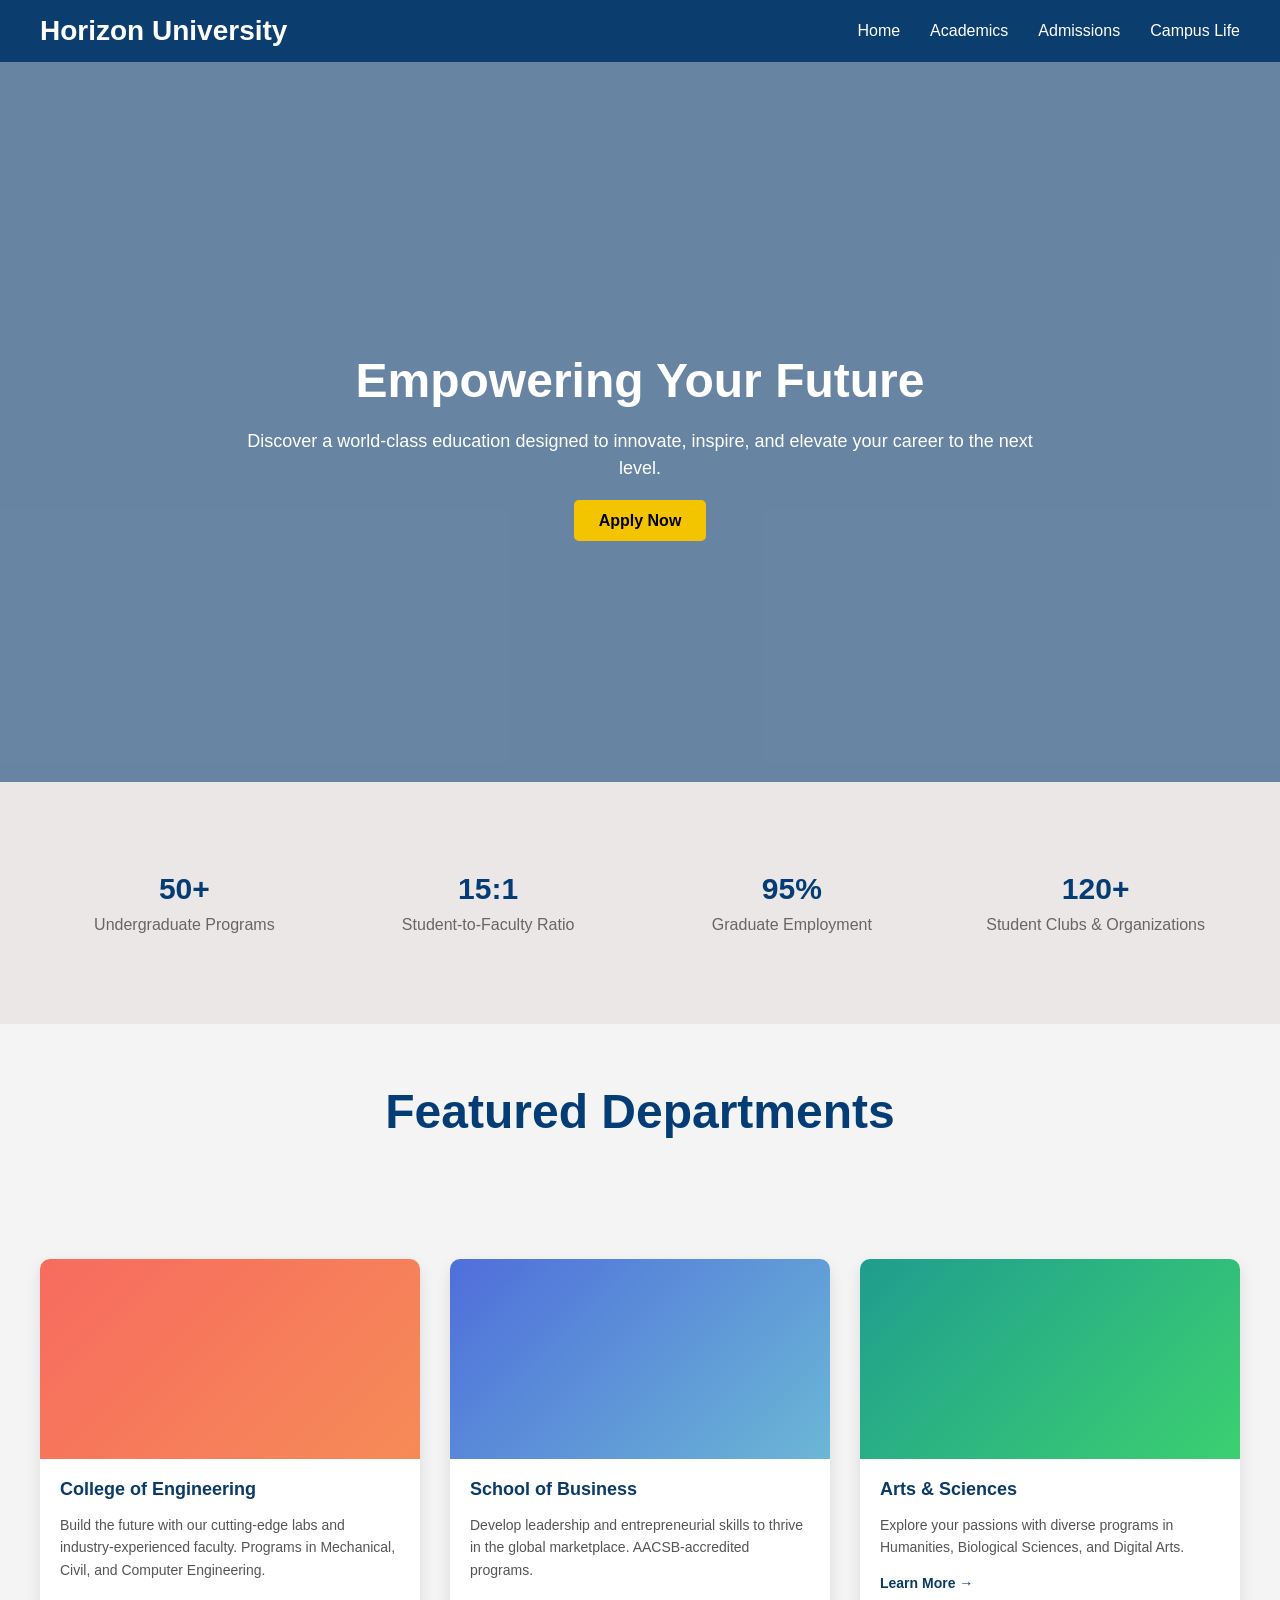
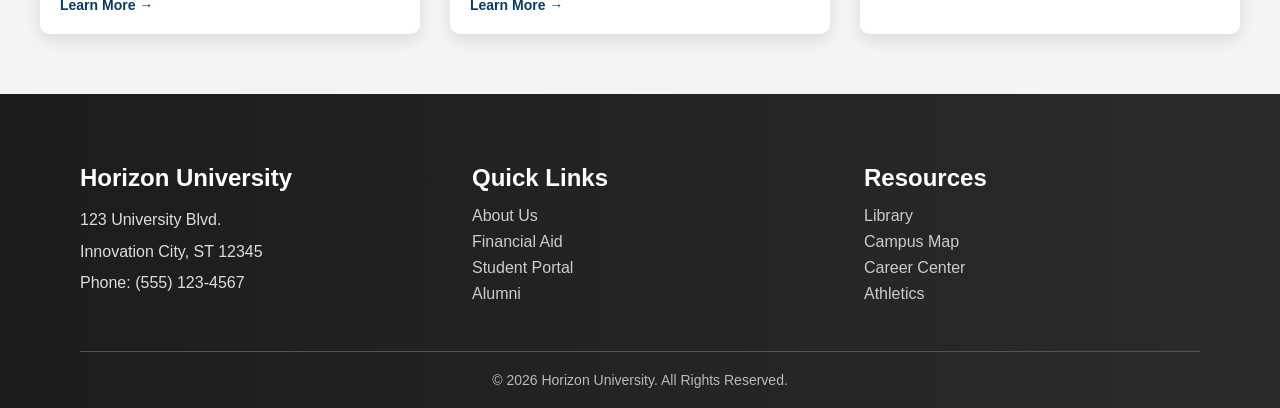
<file: Trainning/Day7Task.html>
<!DOCTYPE html>
<html lang="en">

<head>
  <meta charset="UTF-8">
  <meta name="viewport" content="width=device-width, initial-scale=1.0">
  <title>Horizon University</title>
  <style>
    body {
      margin: 0;
      font-family: Arial, sans-serif;
    }

    header {
      background-color: #0b3d6e;
      color: white;
      position: sticky;
      top: 0;
      z-index: 1000;
      ;

    }

    .container {
      display: flex;
      justify-content: space-between;
      align-items: center;
      padding: 15px 40px;

    }

    h1 {
      margin: 0;
      font-size: 28px;
    }

    nav ul {
      list-style: none;
      display: flex;
      gap: 30px;
      margin: 0;
      padding: 0;
    }

    nav a {
      color: white;
      text-decoration: none;
      font-size: 16px;
    }

    nav a:hover {
      text-decoration: underline;
    }

    .hero {
      position: relative;
      height: 80vh;
      background-image: url('https://images.unsplash.com/photo-1541339907198-e08756dedf3f?ixlib=rb-4.0.3&auto=format&fit=crop&w=1920&q=80');
      background-size: cover;
      background-position: center;
      display: flex;
      justify-content: center;
      align-items: center;
      text-align: center;
      color: white;
    }

    .hero::before {
      content: "";
      position: absolute;
      inset: 0;
      background-color: rgba(11, 61, 110, 0.6);
    }

    .hero-content {
      position: relative;
      max-width: 800px;
      padding: 20px;
    }

    .hero-content h2 {
      font-size: 48px;
      margin-bottom: 20px;
    }

    .hero-content p {
      font-size: 18px;
      margin-bottom: 30px;
      line-height: 1.5;
    }

    .btn {
      background-color: #f4c400;
      color: #000;
      padding: 12px 25px;
      font-size: 16px;
      text-decoration: none;
      border-radius: 5px;
      font-weight: bold;
    }

    .btn:hover {
      background-color: #e0b000;
    }

    .stats {
      display: flex;
      justify-content: space-around;
      align-items: center;
      padding: 60px 40px;
      background-color: rgb(235, 231, 231);

      gap: 15px;
      flex-wrap: wrap;
    }

    .stat-card {
      text-align: center;
      padding: 30px;
      flex: 1;
      min-width: 200px;
      transition: all 0.3s ease;
    }

    .stat-card h2 {
      font-size: 30px;
      margin: 0;
      color: #043d75;
      font-weight: bold;
    }

    .stat-card p {
      margin: 10px 0 0;
      font-size: 16px;
      color: #666;
      font-weight: 500;
    }

    @keyframes countUp {
      from {
        opacity: 0;
        transform: translateY(20px);
      }

      to {
        opacity: 1;
        transform: translateY(0);
      }
    }

    .dep {
      padding: 60px 40px;
      text-align: center;
      font-weight: bold;
      color: #043d75;
    }

    .dep h1 {
      font-size: 48px;
      margin: 0;
    }

    body {
      margin: 0;
      font-family: Arial, sans-serif;
      background: #f4f4f4;
    }

    .programs {
      display: flex;
      justify-content: center;
      gap: 30px;
      padding: 60px 20px;
      max-width: 1200px;
      margin: auto;
    }

    .card {
      background: #fff;
      border-radius: 10px;
      overflow: hidden;
      width: 400px;
      box-shadow: 0 6px 15px rgba(0, 0, 0, 0.1);
    }

    .card:hover {
      transform: translateY(-10px);
      transition: 0.5s;
    }

    .card-top {
      height: 200px;
    }

    .orange {
      background: linear-gradient(135deg, #f76b5f, #f68b57);
    }

    .blue {
      background: linear-gradient(135deg, #4f6edb, #6bb7d6);
    }

    .green {
      background: linear-gradient(135deg, #1f9d8f, #3cd070);
    }

    .card-body {
      padding: 20px;
    }

    .card-body h3 {
      margin: 0 0 10px;
      color: #0a3a66;
      font-size: 18px;
    }

    .card-body p {
      font-size: 14px;
      color: #555;
      line-height: 1.6;
      margin-bottom: 15px;
    }

    .card-body a {
      text-decoration: none;
      color: #0a3a66;
      font-weight: bold;
      font-size: 14px;
    }

    .footer {
      background: linear-gradient(to right, #1c1c1c, #2b2b2b);
      color: #ddd;
      padding: 50px 80px 20px;
    }

    .footer-container {
      display: flex;
      justify-content: space-between;
      flex-wrap: wrap;
    }

    .footer-col {
      width: 30%;
      min-width: 250px;
    }

    .footer h2 {
      color: #fff;
      margin-bottom: 15px;
    }

    .footer p {
      margin: 6px 0;
      line-height: 1.6;
    }

    .footer a {
      display: block;
      text-decoration: none;
      color: #ccc;
      margin: 8px 0;
      transition: 0.3s;
    }

    .footer a:hover {
      color: #fff;
    }

    /* Divider */
    .footer hr {
      border: none;
      border-top: 1px solid #555;
      margin: 40px 0 20px;
    }

    /* Bottom text */
    .footer-bottom {
      text-align: center;
      color: #bbb;
      font-size: 14px;
    }
  </style>
</head>

<body>
  <header>
    <div class="container">
      <h1>Horizon University</h1>
      <nav>
        <ul>
          <li><a href="#">Home</a></li>
          <li><a href="#">Academics</a></li>
          <li><a href="#">Admissions</a></li>
          <li><a href="#">Campus Life</a></li>
        </ul>
      </nav>
    </div>
  </header>
  <main>
    <section class="hero">
      <div class="hero-content">
        <h2>Empowering Your Future</h2>
        <p>Discover a world-class education designed to innovate, inspire, and elevate your career to the next level.
        </p>
        <a href="#" class="btn">Apply Now</a>
      </div>
    </section>
    <section class="stats">
      <div class="stat-card">
        <h2>50+</h2>
        <p>Undergraduate Programs</p>
      </div>
      <div class="stat-card">
        <h2>15:1</h2>
        <p>Student-to-Faculty Ratio</p>
      </div>
      <div class="stat-card">
        <h2>95%</h2>
        <p>Graduate Employment</p>
      </div>
      <div class="stat-card">
        <h2>120+</h2>
        <p>Student Clubs & Organizations</p>
      </div>
    </section>
    <section class="dep">
      <h1>
        Featured Departments
      </h1>
    </section>
    <section class="programs">
      <div class="card">
        <div class="card-top orange"></div>
        <div class="card-body">
          <h3>College of Engineering</h3>
          <p>
            Build the future with our cutting-edge labs and industry-experienced
            faculty. Programs in Mechanical, Civil, and Computer Engineering.
          </p>
          <a href="#">Learn More →</a>
        </div>
      </div>

      <div class="card">
        <div class="card-top blue"></div>
        <div class="card-body">
          <h3>School of Business</h3>
          <p>
            Develop leadership and entrepreneurial skills to thrive in the global
            marketplace. AACSB-accredited programs.
          </p>
          <a href="#">Learn More →</a>
        </div>
      </div>

      <div class="card">
        <div class="card-top green"></div>
        <div class="card-body">
          <h3>Arts & Sciences</h3>
          <p>
            Explore your passions with diverse programs in Humanities, Biological
            Sciences, and Digital Arts.
          </p>
          <a href="#">Learn More →</a>
        </div>
      </div>
    </section>
  </main>

  <footer class="footer">
    <div class="footer-container">

      <!-- Column 1 -->
      <div class="footer-col">
        <h2>Horizon University</h2>
        <p>123 University Blvd.</p>
        <p>Innovation City, ST 12345</p>
        <p>Phone: (555) 123-4567</p>
      </div>

      <!-- Column 2 -->
      <div class="footer-col">
        <h2>Quick Links</h2>
        <a href="#">About Us</a>
        <a href="#">Financial Aid</a>
        <a href="#">Student Portal</a>
        <a href="#">Alumni</a>
      </div>

      <!-- Column 3 -->
      <div class="footer-col">
        <h2>Resources</h2>
        <a href="#">Library</a>
        <a href="#">Campus Map</a>
        <a href="#">Career Center</a>
        <a href="#">Athletics</a>
      </div>

    </div>

    <hr>

    <div class="footer-bottom">
      © 2026 Horizon University. All Rights Reserved.
    </div>
  </footer>

</body>

</html>
</file>
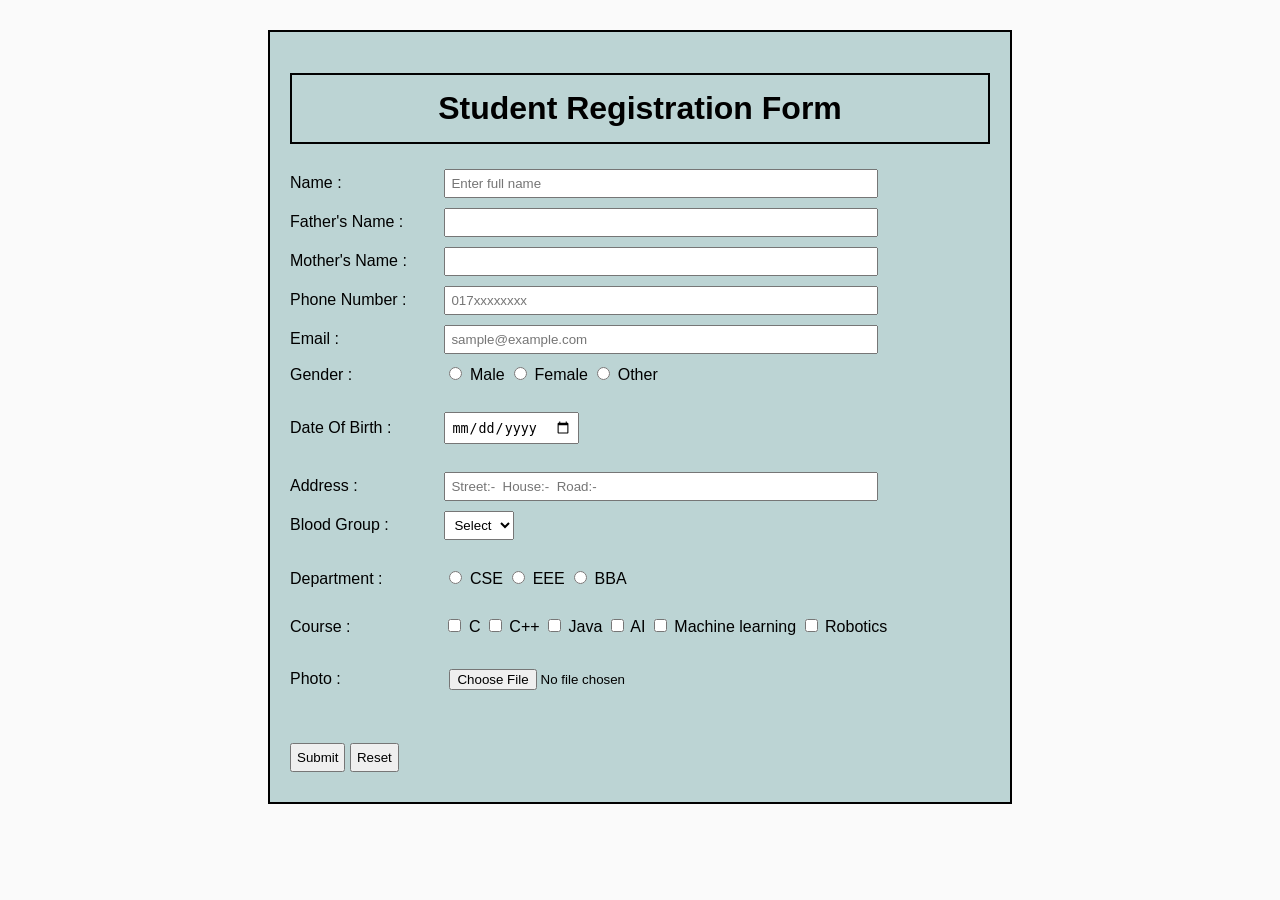
<file: Trainning/Registration-Form.html>
<!DOCTYPE html>
<html lang="en">

<head>
    <meta charset="UTF-8">
    <title>Student Registration Form</title>
    <style>
        body {
            background-color: #fafafa;
            font-family: Arial, sans-serif;
        }

        .container {
            width: 700px;
            margin: 30px auto;
            border: 2px solid black;
            padding: 20px;
            background-color: #bcd4d4;
        }

        h1 {
            text-align: center;
            border: 2px solid black;
            padding: 15px;
            margin-bottom: 25px;
        }

        label {
            display: inline-block;
            width: 150px;
            margin-bottom: 10px;
        }

        input,
        select {
            padding: 5px;
            margin-bottom: 10px;
        }

        .full-width {
            width: 60%;
        }

       

        .buttons {
            margin-top: 20px;
        }
    </style>
</head>

<body>

    <div class="container">
        <h1>Student Registration Form</h1>

        <form>
            <label>Name :</label>
            <input type="text" placeholder="Enter full name" required class="full-width"><br>

            <label>Father's Name :</label>
            <input type="text" required class="full-width"><br>

            <label>Mother's Name :</label>
            <input type="text" required  class="full-width"><br>

            <label>Phone Number :</label>
            <input type="text" required  placeholder="017xxxxxxxx" class="full-width"><br>

            <label>Email :</label>
            <input type="email" required  placeholder="sample@example.com" class="full-width"><br>

            <label>Gender :</label>
            <input type="radio" name="gender"> Male
            <input type="radio" name="gender"> Female
            <input type="radio" name="gender"> Other<br><br>

            <label>Date Of Birth :</label>
            <input type="date">
            <br><br>

            <label>Address :</label>
            <input type="text" placeholder="Street:-  House:-  Road:-" class="full-width"><br>

            <label>Blood Group :</label>
            <select>
                <option>Select</option>
                <option>A+</option>
                <option>A-</option>
                <option>B+</option>
                <option>B-</option>
                <option>O+</option>
                <option>O-</option>
                <option>AB+</option>
                <option>AB-</option>
            </select><br><br>

            <label>Department :</label>
            <input type="radio" name="dept"> CSE
            <input type="radio" name="dept"> EEE
            <input type="radio" name="dept"> BBA<br><br>

            <label>Course :</label>
            <input type="checkbox"> C
            <input type="checkbox"> C++
            <input type="checkbox"> Java
            <input type="checkbox"> AI
            <input type="checkbox"> Machine learning
            <input type="checkbox"> Robotics<br><br>

            <label>Photo :</label>
            <input type="file"><br><br>

            <div class="buttons">
                <input type="submit" value="Submit">
                <input type="reset" value="Reset">
            </div>
        </form>
    </div>

</body>

</html>
</file>
